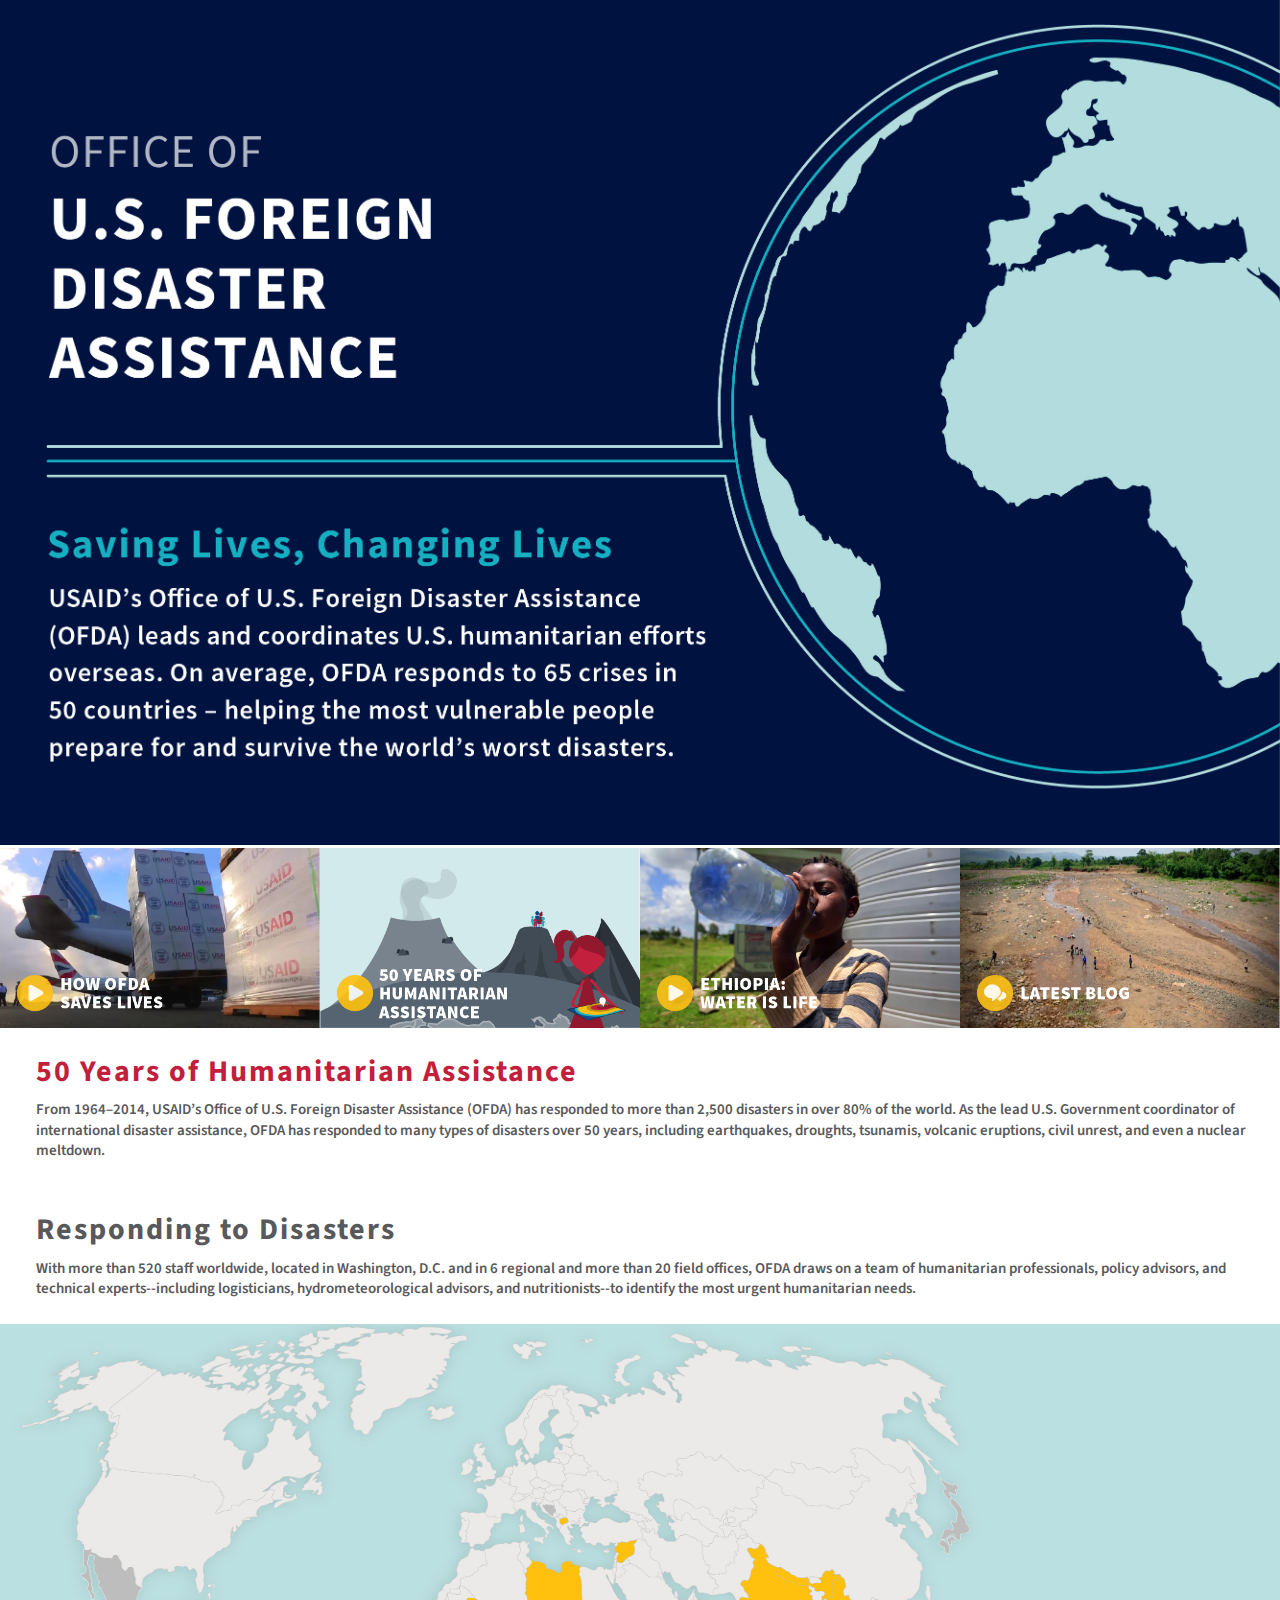
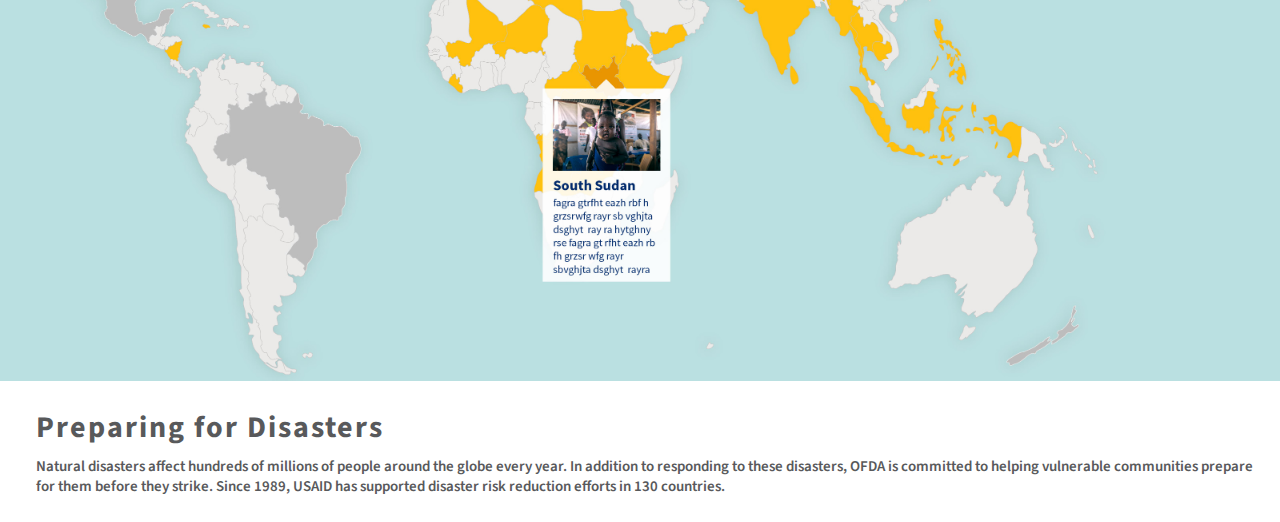
<file: index.html>
<!DOCTYPE html>
<html lang="en">
	<head>
    	<meta charset="utf-8">
    	
		<title></title>
		<!-- external CSS link -->
		<link rel="stylesheet" href="css/reset.css">
		<link rel="stylesheet" href="css/slick.css">
		<link rel="stylesheet" href="css/magnific-popup.css">
		<link rel="stylesheet" href="css/style.css">
		<script src="https://code.jquery.com/jquery-2.1.4.js"></script>
		<link href="https://fonts.googleapis.com/css?family=Source+Sans+Pro:400,400i,600,600i,700,700i,900,900i" rel="stylesheet">
	</head>
	<body>
		<div id="container">
		<header>
		</header>

			<img src="images/header.jpg" width="100%">

			<div class="multiple-items slick-slider">
					<div class="slick-slide"><a class="popup-youtube" href="https://youtu.be/cd41B2yWL2A"><img src="images/ofda.png" width="100%"></a></div>
					<div class="slick-slide"><a class="popup-youtube" href="https://youtu.be/UZERGMg04RI"><img src="images/motiongraphic.png" width="100%"></a></div>
					<div class="slick-slide"><a class="popup-youtube" href="https://youtu.be/jimweuZ_YnI"><img src="images/ethiopia.png" width="100%"></a></div>
					<div class="slick-slide"><a href="https://blog.usaid.gov/2015/12/south-african-firefighters-save-lives-halfway-around-the-world/" target="_blank"><img src="images/ethiopia2.png" width="100%"></a></div>
			</div>

			<div class="fiftyyears">
				<h2>50 Years of Humanitarian Assistance</h2>
				<p>From 1964–2014, USAID’s Office of U.S. Foreign Disaster Assistance (OFDA) has responded to more than 2,500 disasters in over 80% of the world.  As the lead U.S. Government coordinator of international disaster assistance, OFDA has responded to many types of disasters over 50 years, including earthquakes, droughts, tsunamis, volcanic eruptions, civil unrest, and even a nuclear meltdown.</p>
				
			</div>

			<div class="saving">
				
			</div>

			<div class="staff">
			<h2>Responding to Disasters</h2>
				<p>With more than 520 staff worldwide, located in Washington, D.C. and in 6 regional and more than 20 field offices, OFDA draws on a team of humanitarian professionals, policy advisors, and technical experts--including logisticians, hydrometeorological advisors, and nutritionists--to identify the most urgent humanitarian needs.</p>	
			</div>

			<div class="map">
				<img src="images/webmap.jpg" width="100%">
			</div>

			<div class="changing">
				
			</div>

			<div class="drr">
				<h2>Preparing for Disasters</h2>
				<p>Natural disasters affect hundreds of millions of people around the globe every year. In addition to responding to these disasters, OFDA is committed to helping vulnerable communities prepare for them before they strike. Since 1989, USAID has supported disaster risk reduction efforts in 130 countries.</p>
			</div>

			<div class="social">
				
			</div>

		<footer>
		</footer>
		</div>
		<!-- external JS link -->
		<script src="js/slick.js"></script>
		<script src="js/jquery.magnific-popup.js"></script>
		<script src="js/script.js"></script>
	</body>
</html>
</file>
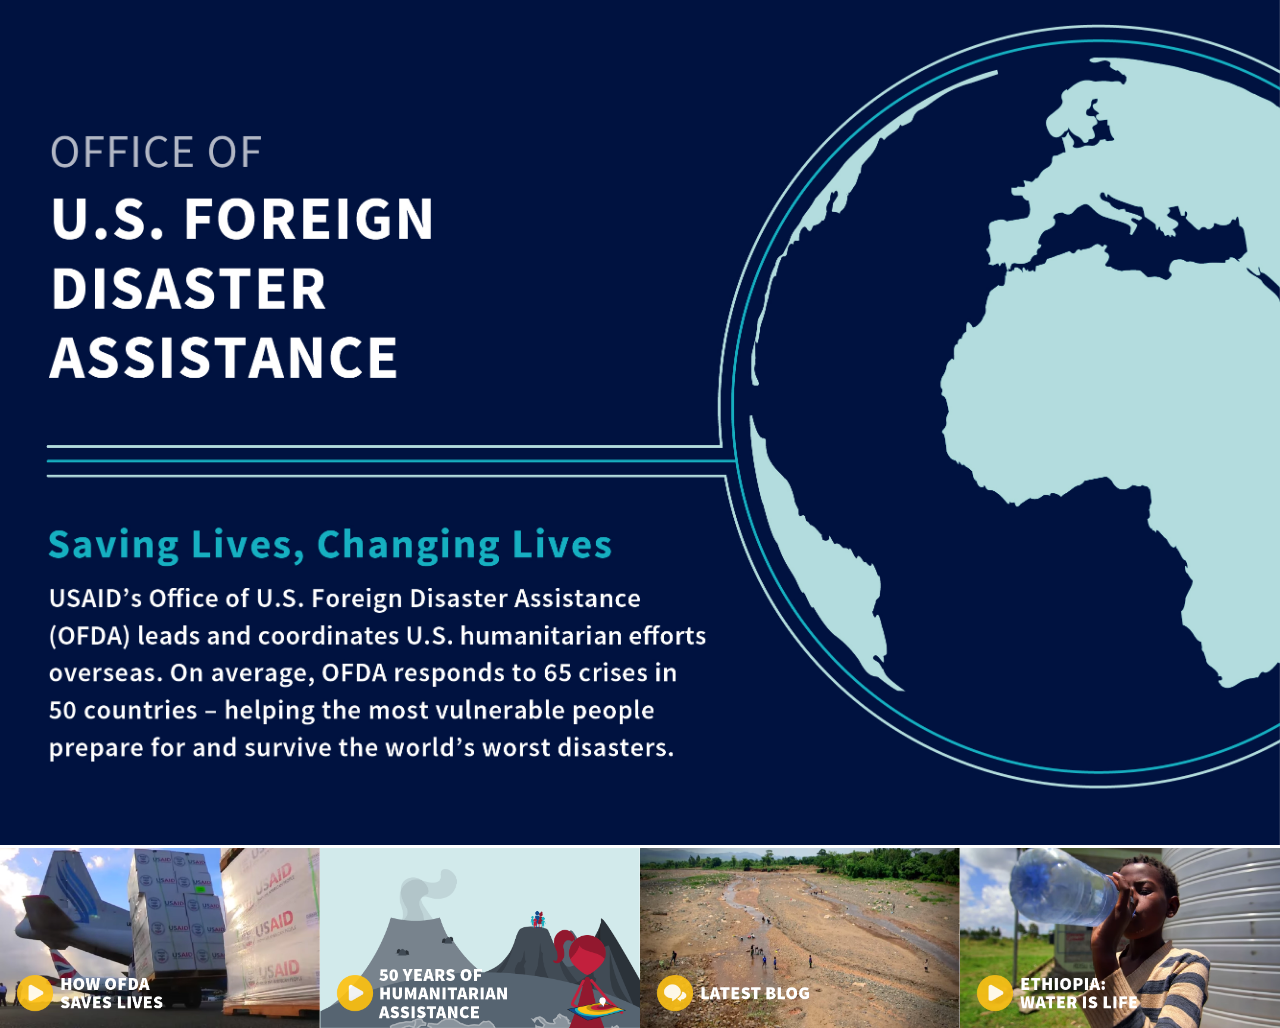
<file: Slider/index.html>
<!DOCTYPE html>
<html lang="en">
	<head>
    	<meta charset="utf-8">
    	
		<title></title>
		<!-- external CSS link -->
		<link rel="stylesheet" href="css/reset.css">
		<link rel="stylesheet" href="css/slick.css">
		<link rel="stylesheet" href="css/magnific-popup.css">
		<link rel="stylesheet" href="css/style.css">
		<script src="https://code.jquery.com/jquery-2.1.4.js"></script>
	</head>
	<body>
		<header>
		</header>

			<img src="images/header.jpg" width="100%">

			<div class="multiple-items slick-slider">
					<div class="slick-slide"><a class="popup-youtube" href="https://youtu.be/cd41B2yWL2A"><img src="images/ofda.png" width="100%"></a></div>
					<div class="slick-slide"><a class="popup-youtube" href="https://www.youtube.com/watch?v=UZERGMg04RI"><img src="images/motiongraphic.png" width="100%"></a></div>
					<div class="slick-slide"><a href="https://blog.usaid.gov/2015/12/south-african-firefighters-save-lives-halfway-around-the-world/"><img src="images/ethiopia2.png" width="100%"></a></div>
					<div class="slick-slide"><a class="popup-youtube" href="https://youtu.be/cd41B2yWL2A"><img src="images/ethiopia.png" width="100%"></a></div>
					
			</div>

		<footer>
		</footer>

		<!-- external JS link -->
		<script src="js/slick.js"></script>
		<script src="js/jquery.magnific-popup.js"></script>
		<script src="js/script.js"></script>
	</body>
</html>
</file>
<file: Slider/css/style.css>
.mfp-fade.mfp-bg {
	opacity: 0;
	-webkit-transition: all 0.15s ease-out; 
	-moz-transition: all 0.15s ease-out; 
	transition: all 0.15s ease-out;
}
.mfp-fade.mfp-bg.mfp-ready {
	opacity: 0.8;
}
.mfp-fade.mfp-bg.mfp-removing {
	opacity: 0;
}

.mfp-fade.mfp-wrap .mfp-content {
	opacity: 0;
	-webkit-transition: all 0.15s ease-out; 
	-moz-transition: all 0.15s ease-out; 
	transition: all 0.15s ease-out;
}
.mfp-fade.mfp-wrap.mfp-ready .mfp-content {
	opacity: 1;
}
.mfp-fade.mfp-wrap.mfp-removing .mfp-content {
	opacity: 0;
}
</file>
<file: css/style.css>
/*.slick-slider {
	display: inline-block;
}*/

/*.slick-slider {
	width: 100%;
}*/

#container {
	width: 100%;
}

a  {
	outline: none;
}

.mfp-fade.mfp-bg {
	opacity: 0;
	-webkit-transition: all 0.15s ease-out; 
	-moz-transition: all 0.15s ease-out; 
	transition: all 0.15s ease-out;
}

.mfp-fade.mfp-bg.mfp-ready {
	opacity: 0.8;
}

body {
	font-family: 'Source Sans Pro', sans-serif;
}

h2 {
	font-weight: 700;
	font-size: 30px;
	line-height: 125%;
	padding-bottom: 10px;
	letter-spacing: 2px;
}

.fiftyyears h2 {
	color: rgb(194,31,60);
}

.fiftyyears, .staff, .drr {
	color: rgb(88,89,91);
	font-size: 15px;
	font-weight: 600;
	line-height: 135%;
	padding: 25px 15px 25px 36px;
}
</file>
